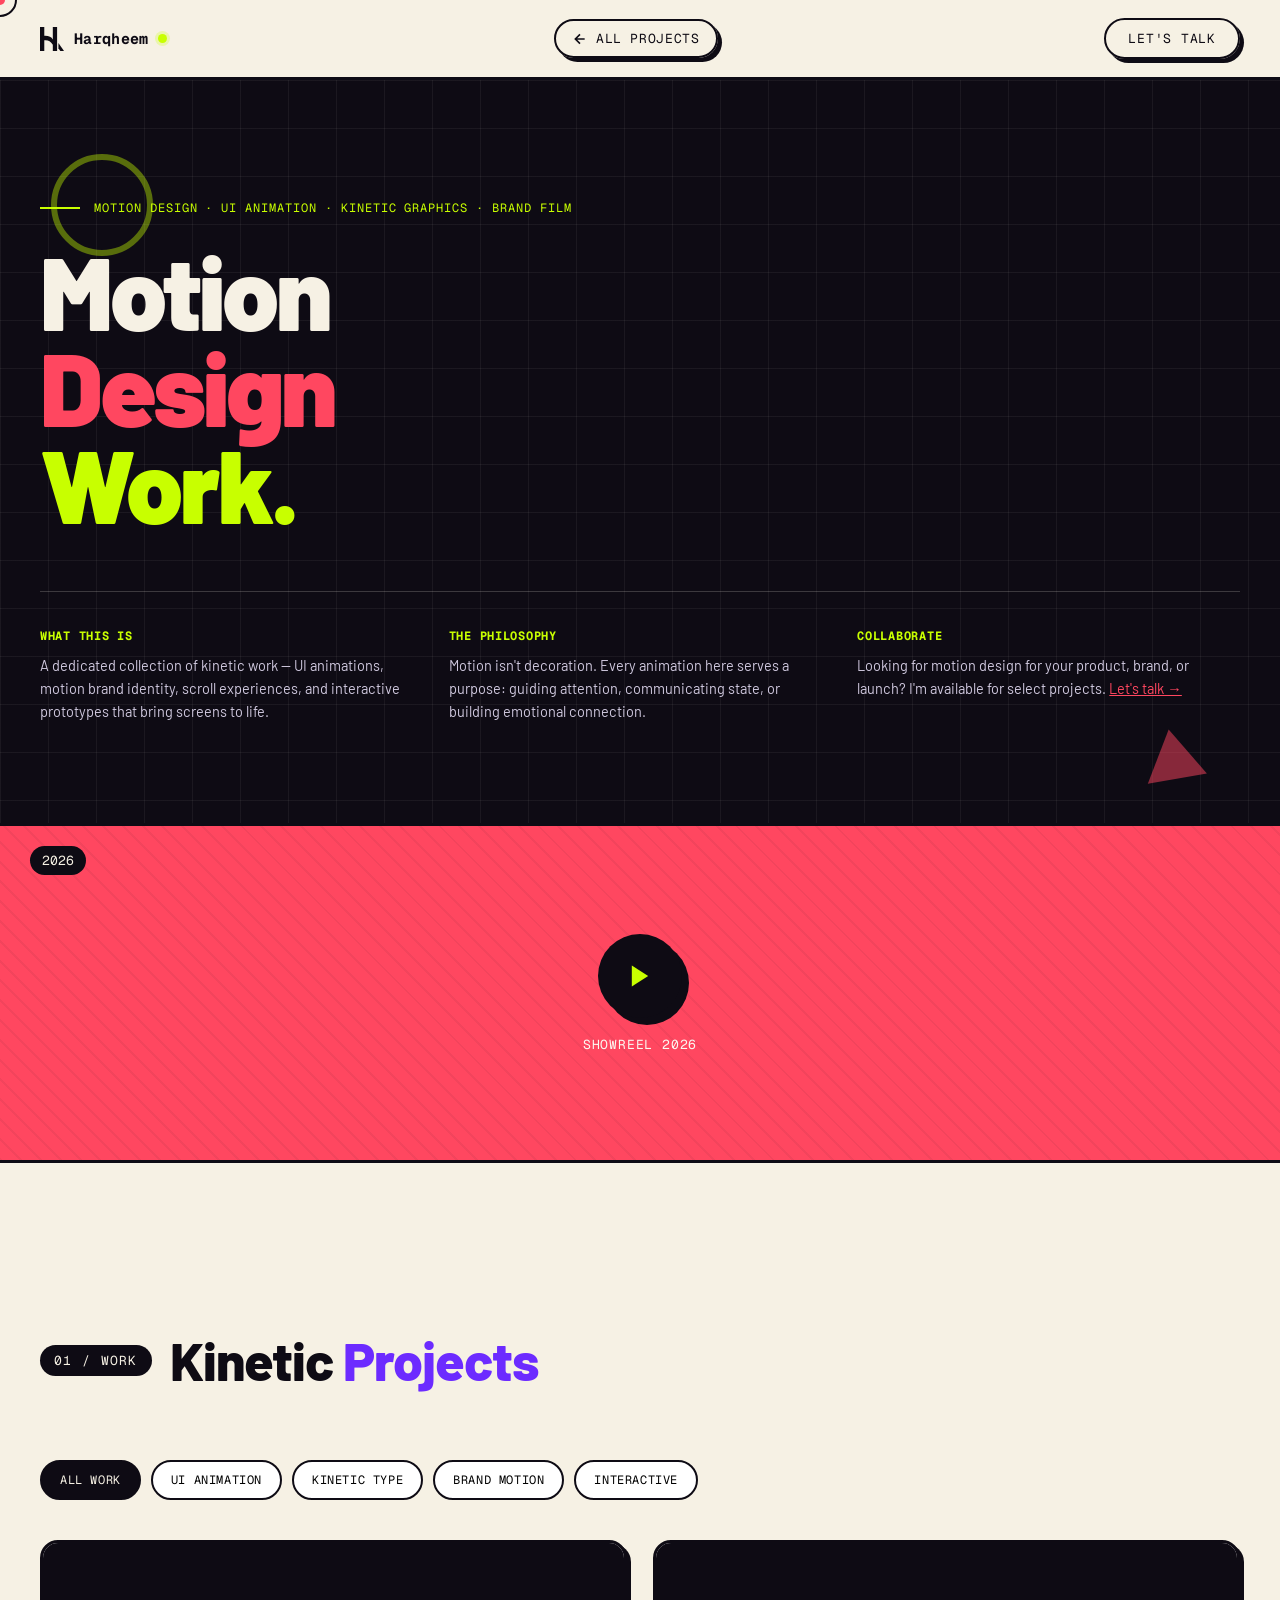
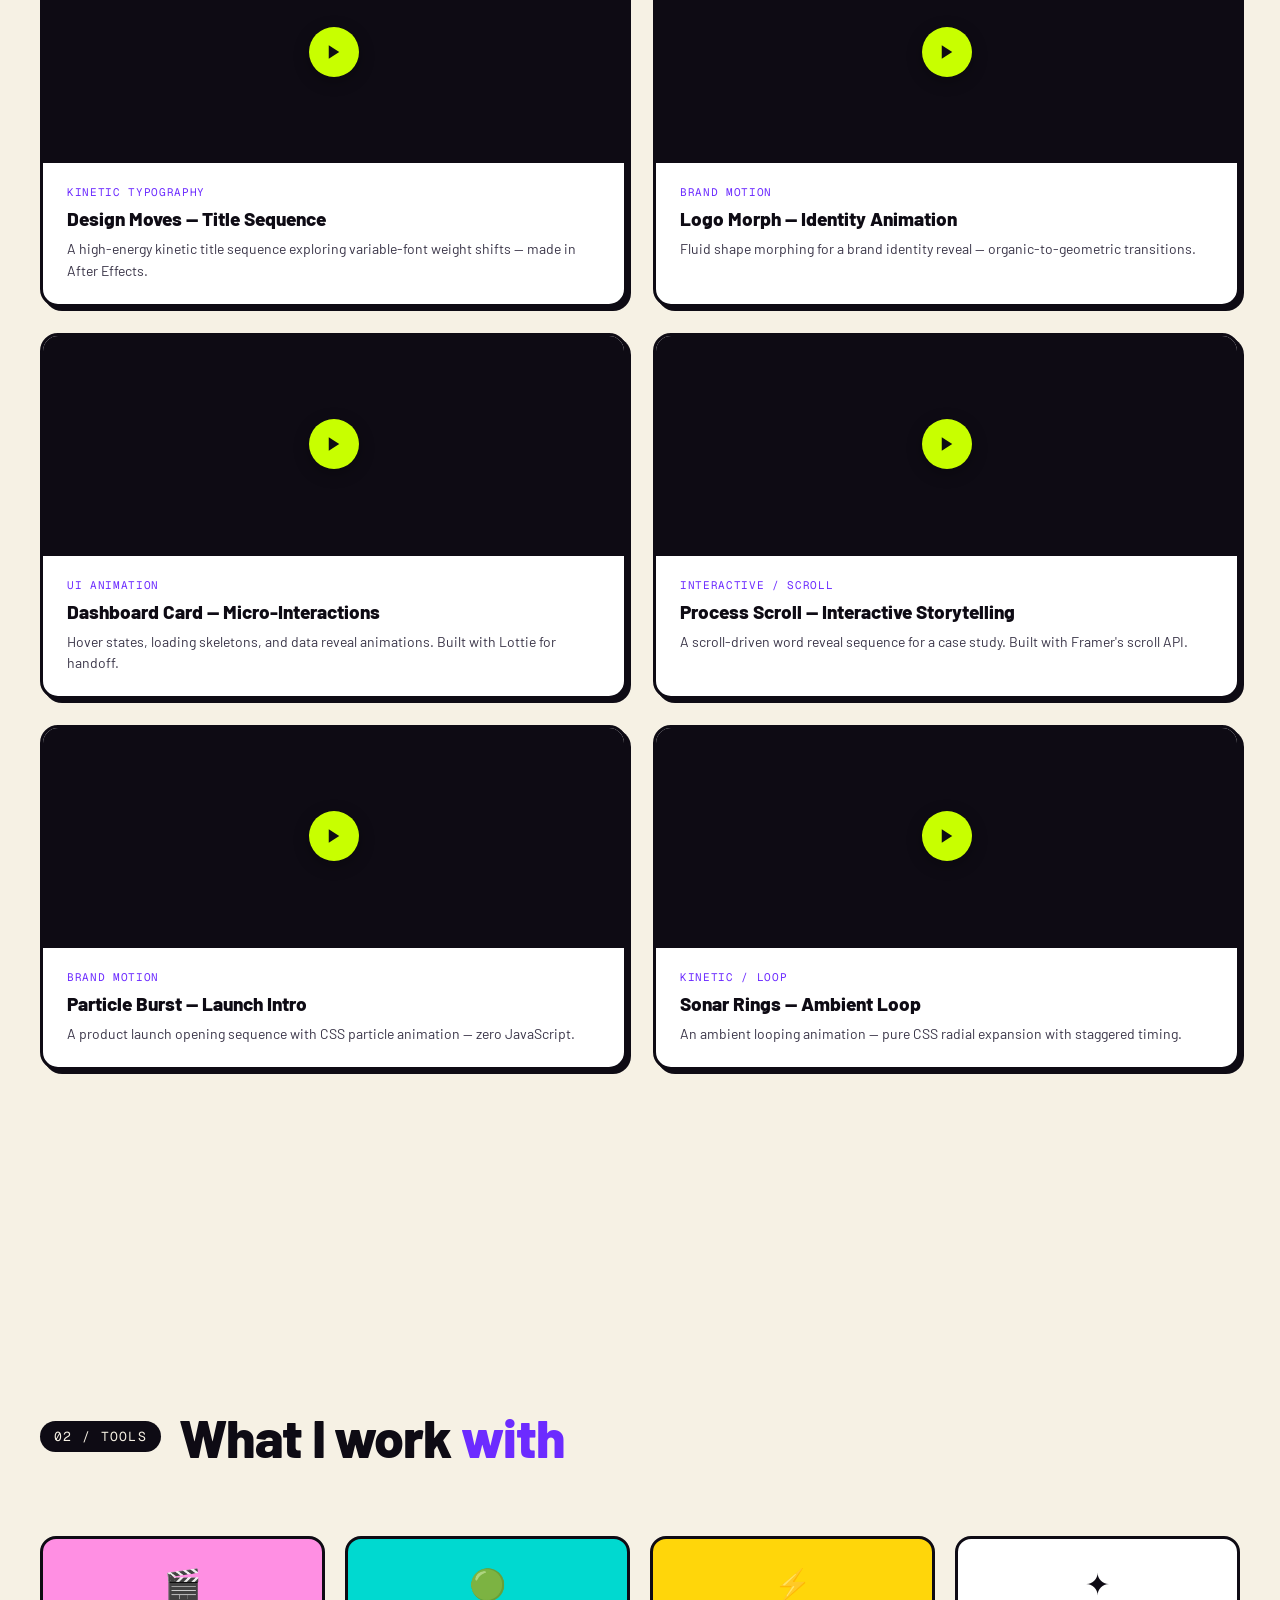
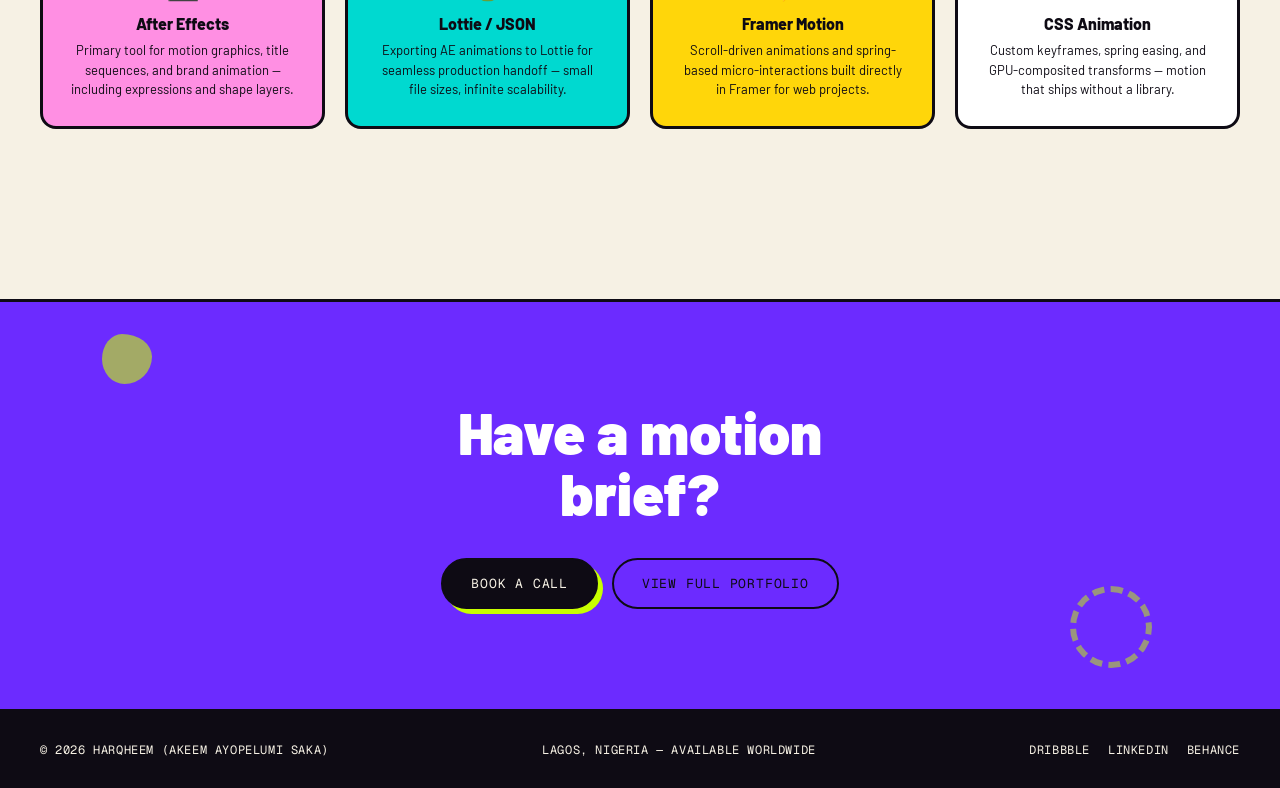
<file: motion.html>
<!DOCTYPE html>
<html lang="en" data-theme="light">
<head>
<meta charset="UTF-8"/>
<link rel="icon" href="FavIcon.png" type="image/png"/>
<meta name="viewport" content="width=device-width, initial-scale=1.0"/>
<title>Motion Design — Harqheem</title>
<meta name="description" content="Motion design work by Harqheem — UI animations, brand films, kinetic typography, and interactive prototypes that move with purpose."/>
<meta name="author" content="Harqheem"/>
<link rel="preconnect" href="https://fonts.googleapis.com"/>
<link rel="preconnect" href="https://fonts.gstatic.com" crossorigin/>
<link href="https://fonts.googleapis.com/css2?family=Barlow:wght@300;400;500;600;700;800;900&family=Geist+Mono:wght@400;500;600;700&display=swap" rel="stylesheet"/>
<link rel="stylesheet" href="style.css"/>
<script async src="https://www.googletagmanager.com/gtag/js?id=G-3NB2YHYVVS"></script>
<script>window.dataLayer=window.dataLayer||[];function gtag(){dataLayer.push(arguments);}gtag('js',new Date());gtag('config','G-3NB2YHYVVS');</script>
</head>
<body>

<div id="progress-bar"></div>
<div id="page-wipe"></div>
<div class="cursor" id="cursor"></div>
<div class="cursor-ring" id="cursor-ring"></div>

<div class="mobile-menu" id="mobileMenu">
  <a href="index.html#work">← All Work</a>
  <a href="index.html#about">About</a>
  <a href="index.html#contact" class="mobile-cta">Let's Talk</a>
</div>

<nav class="nav-project">
  <a class="nav-logo" data-transition href="index.html">
    <svg class="nav-logo-svg" viewBox="0 0 104 104" fill="none"><path fill-rule="evenodd" clip-rule="evenodd" d="M7.62939e-05 0H18.5643V38.2684C38.2534 37.5705 49.1771 42.982 55.5395 53.9566V0H74.1037V104H55.5395V77.3244C45.618 61.0203 34.5712 55.6088 20.2823 57.1594V57.3238C19.71 57.2672 19.1372 57.2127 18.5643 57.1594V104H7.62939e-05V0Z" fill="currentColor"/><path fill-rule="evenodd" clip-rule="evenodd" d="M104 103.999H87.9861L79.9173 91.9579V69.8228L104 103.999Z" fill="currentColor"/></svg>
    Harqheem <span class="nav-logo-dot"></span>
  </a>
  <a class="nav-back" data-transition href="index.html#work">
    <svg viewBox="0 0 24 24"><path d="M19 12H5M12 5l-7 7 7 7"/></svg>
    <span>All Projects</span>
  </a>
  <div class="nav-right">
    <a class="btn-secondary" href="index.html#contact" style="padding:10px 22px;">Let's Talk</a>
    <button class="nav-hamburger" id="hamburger" onclick="toggleMobileMenu()"><span></span><span></span><span></span></button>
  </div>
</nav>

<!-- HERO -->
<section class="motion-hero">
  <div class="motion-hero-grid"></div>
  <div class="motion-eyebrow">
    <div class="motion-eyebrow-line"></div>
    <div class="motion-eyebrow-text">Motion Design · UI Animation · Kinetic Graphics · Brand Film</div>
  </div>
  <h1 class="motion-hero-title">
    Motion<br/>
    <em>Design</em><br/>
    <span class="green">Work.</span>
  </h1>
  <div class="motion-hero-meta">
    <div class="motion-hero-meta-item">
      <h3>What this is</h3>
      <p>A dedicated collection of kinetic work — UI animations, motion brand identity, scroll experiences, and interactive prototypes that bring screens to life.</p>
    </div>
    <div class="motion-hero-meta-item">
      <h3>The philosophy</h3>
      <p>Motion isn't decoration. Every animation here serves a purpose: guiding attention, communicating state, or building emotional connection.</p>
    </div>
    <div class="motion-hero-meta-item">
      <h3>Collaborate</h3>
      <p>Looking for motion design for your product, brand, or launch? I'm available for select projects. <a href="index.html#contact">Let's talk →</a></p>
    </div>
  </div>
</section>

<!-- SHOWREEL -->
<div class="reel-wrap">
  <div class="reel-lines"></div>
  <div class="reel-year">2026</div>
  <video class="reel-video" src="Comp 1.mp4" autoplay muted loop playsinline></video>
  <div class="reel-center reel-center-overlay">
    <div class="reel-play"><svg viewBox="0 0 24 24"><path d="M5 3l14 9-14 9V3z"/></svg></div>
    <div class="reel-label">Showreel 2026</div>
  </div>
</div>

<!-- WORK -->
<section class="section">
  <div class="section-header">
    <div class="section-index">01 / Work</div>
    <div class="section-title">Kinetic <em>Projects</em></div>
  </div>

  <div class="filter-bar">
    <button class="filter-btn active" data-filter="all">All Work</button>
    <button class="filter-btn" data-filter="ui">UI Animation</button>
    <button class="filter-btn" data-filter="kinetic">Kinetic Type</button>
    <button class="filter-btn" data-filter="brand">Brand Motion</button>
    <button class="filter-btn" data-filter="interactive">Interactive</button>
  </div>

  <div class="motion-grid">

    <div class="motion-item fade-in" data-cat="kinetic">
      <div class="motion-preview">
        <video class="motion-preview-video" src="Comp 1.mp4" muted loop playsinline></video>
        <div class="motion-play-btn"><svg viewBox="0 0 24 24"><path d="M5 3l14 9-14 9V3z"/></svg></div>
      </div>
      <div class="motion-info">
        <div class="motion-category">Kinetic Typography</div>
        <div class="motion-title">Design Moves — Title Sequence</div>
        <p class="motion-desc">A high-energy kinetic title sequence exploring variable-font weight shifts — made in After Effects.</p>
      </div>
    </div>

    <div class="motion-item fade-in d1" data-cat="brand">
      <div class="motion-preview">
        <video class="motion-preview-video" src="Comp 1.mp4" muted loop playsinline></video>
        <div class="motion-play-btn"><svg viewBox="0 0 24 24"><path d="M5 3l14 9-14 9V3z"/></svg></div>
      </div>
      <div class="motion-info">
        <div class="motion-category">Brand Motion</div>
        <div class="motion-title">Logo Morph — Identity Animation</div>
        <p class="motion-desc">Fluid shape morphing for a brand identity reveal — organic-to-geometric transitions.</p>
      </div>
    </div>

    <div class="motion-item fade-in d2" data-cat="ui">
      <div class="motion-preview">
        <video class="motion-preview-video" src="Comp 1.mp4" muted loop playsinline></video>
        <div class="motion-play-btn"><svg viewBox="0 0 24 24"><path d="M5 3l14 9-14 9V3z"/></svg></div>
      </div>
      <div class="motion-info">
        <div class="motion-category">UI Animation</div>
        <div class="motion-title">Dashboard Card — Micro-Interactions</div>
        <p class="motion-desc">Hover states, loading skeletons, and data reveal animations. Built with Lottie for handoff.</p>
      </div>
    </div>

    <div class="motion-item fade-in" data-cat="interactive">
      <div class="motion-preview">
        <video class="motion-preview-video" src="Comp 1.mp4" muted loop playsinline></video>
        <div class="motion-play-btn"><svg viewBox="0 0 24 24"><path d="M5 3l14 9-14 9V3z"/></svg></div>
      </div>
      <div class="motion-info">
        <div class="motion-category">Interactive / Scroll</div>
        <div class="motion-title">Process Scroll — Interactive Storytelling</div>
        <p class="motion-desc">A scroll-driven word reveal sequence for a case study. Built with Framer's scroll API.</p>
      </div>
    </div>

    <div class="motion-item fade-in d1" data-cat="brand">
      <div class="motion-preview">
        <video class="motion-preview-video" src="Comp 1.mp4" muted loop playsinline></video>
        <div class="motion-play-btn"><svg viewBox="0 0 24 24"><path d="M5 3l14 9-14 9V3z"/></svg></div>
      </div>
      <div class="motion-info">
        <div class="motion-category">Brand Motion</div>
        <div class="motion-title">Particle Burst — Launch Intro</div>
        <p class="motion-desc">A product launch opening sequence with CSS particle animation — zero JavaScript.</p>
      </div>
    </div>

    <div class="motion-item fade-in d2" data-cat="kinetic">
      <div class="motion-preview">
        <video class="motion-preview-video" src="Comp 1.mp4" muted loop playsinline></video>
        <div class="motion-play-btn"><svg viewBox="0 0 24 24"><path d="M5 3l14 9-14 9V3z"/></svg></div>
      </div>
      <div class="motion-info">
        <div class="motion-category">Kinetic / Loop</div>
        <div class="motion-title">Sonar Rings — Ambient Loop</div>
        <p class="motion-desc">An ambient looping animation — pure CSS radial expansion with staggered timing.</p>
      </div>
    </div>

  </div>
</section>

<!-- TOOLS -->
<section class="section">
  <div class="section-header">
    <div class="section-index">02 / Tools</div>
    <div class="section-title">What I work <em>with</em></div>
  </div>
  <div class="tools-grid">
    <div class="tool-card fade-in">
      <div class="tool-icon">🎬</div>
      <div class="tool-name">After Effects</div>
      <p class="tool-desc">Primary tool for motion graphics, title sequences, and brand animation — including expressions and shape layers.</p>
    </div>
    <div class="tool-card fade-in d1">
      <div class="tool-icon">🟢</div>
      <div class="tool-name">Lottie / JSON</div>
      <p class="tool-desc">Exporting AE animations to Lottie for seamless production handoff — small file sizes, infinite scalability.</p>
    </div>
    <div class="tool-card fade-in d2">
      <div class="tool-icon">⚡</div>
      <div class="tool-name">Framer Motion</div>
      <p class="tool-desc">Scroll-driven animations and spring-based micro-interactions built directly in Framer for web projects.</p>
    </div>
    <div class="tool-card fade-in d3">
      <div class="tool-icon">✦</div>
      <div class="tool-name">CSS Animation</div>
      <p class="tool-desc">Custom keyframes, spring easing, and GPU-composited transforms — motion that ships without a library.</p>
    </div>
  </div>
</section>

<!-- CTA -->
<section class="motion-cta-strip fade-in">
  <h2>Have a motion<br/>brief?</h2>
  <div class="motion-cta-btns">
    <a class="btn-dark" href="https://calendly.com/temitopesakaakeem1/30min" target="_blank" rel="noopener noreferrer">Book a Call</a>
    <a class="btn-outline-dark" href="index.html">View Full Portfolio</a>
  </div>
</section>

<footer>
  <div class="footer-cell">© 2026 Harqheem (Akeem Ayopelumi Saka)</div>
  <div class="footer-cell">Lagos, Nigeria — Available Worldwide</div>
  <div class="footer-cell footer-socials">
    <a href="https://dribbble.com/Harqheem" target="_blank" rel="noopener noreferrer">Dribbble</a>
    <a href="https://www.linkedin.com/in/harqheem/" target="_blank" rel="noopener noreferrer">LinkedIn</a>
    <a href="https://www.behance.net/Harqheem" target="_blank" rel="noopener noreferrer">Behance</a>
  </div>
</footer>

<script>
// Progress bar
const bar = document.getElementById('progress-bar');
let w = 0;
const grow = setInterval(() => { w = Math.min(w + Math.random()*18, 88); bar.style.width = w+'%'; }, 120);
window.addEventListener('load', () => { clearInterval(grow); bar.classList.add('done'); });

// Cursor
const cursor=document.getElementById('cursor'), ring=document.getElementById('cursor-ring');
let mx=0,my=0,rx=0,ry=0;
document.addEventListener('mousemove',e=>{mx=e.clientX;my=e.clientY;cursor.style.left=mx+'px';cursor.style.top=my+'px';});
(function a(){rx+=(mx-rx)*.12;ry+=(my-ry)*.12;ring.style.left=rx+'px';ring.style.top=ry+'px';requestAnimationFrame(a);})();
document.querySelectorAll('a,button').forEach(el=>{
  el.addEventListener('mouseenter',()=>{cursor.classList.add('hover');ring.classList.add('hover');});
  el.addEventListener('mouseleave',()=>{cursor.classList.remove('hover');ring.classList.remove('hover');});
});

// Mobile menu
function toggleMobileMenu(){
  const m=document.getElementById('mobileMenu'), b=document.getElementById('hamburger');
  m.classList.toggle('open'); b.classList.toggle('open');
  document.body.style.overflow = m.classList.contains('open') ? 'hidden' : '';
}
document.querySelectorAll('.mobile-menu a').forEach(a=>a.addEventListener('click',()=>{
  document.getElementById('mobileMenu').classList.remove('open');
  document.getElementById('hamburger').classList.remove('open');
  document.body.style.overflow='';
}));

// Motion preview videos — play on hover, pause on leave
document.querySelectorAll('.motion-item').forEach(item => {
  const video = item.querySelector('.motion-preview-video');
  if (!video) return;
  item.addEventListener('mouseenter', () => video.play());
  item.addEventListener('mouseleave', () => { video.pause(); video.currentTime = 0; });
});

// Filter buttons
document.querySelectorAll('.filter-btn').forEach(btn=>{
  btn.addEventListener('click',()=>{
    document.querySelectorAll('.filter-btn').forEach(b=>b.classList.remove('active'));
    btn.classList.add('active');
    const f = btn.dataset.filter;
    document.querySelectorAll('.motion-item').forEach(item=>{
      item.style.display = (f==='all' || item.dataset.cat===f) ? '' : 'none';
    });
  });
});

// Reveal
const obs=new IntersectionObserver(e=>e.forEach(x=>{if(x.isIntersecting)x.target.classList.add('visible');}),{threshold:.1});
document.querySelectorAll('.fade-in').forEach(el=>obs.observe(el));

// Page transition wipe (entry only, this page has no outbound transitions tagged)
const wipe = document.getElementById('page-wipe');
window.addEventListener('pageshow', () => {
  wipe.style.transition = 'none';
  wipe.style.transformOrigin = 'right';
  wipe.style.transform = 'scaleX(1) skewX(-9deg)';
  requestAnimationFrame(()=>{
    requestAnimationFrame(()=>{
      wipe.style.transition = 'transform .55s cubic-bezier(0.16,1,0.3,1)';
      wipe.style.transform = 'scaleX(0) skewX(-9deg)';
    });
  });
});
document.querySelectorAll('a[href="index.html"], .btn-outline-dark').forEach(link=>{
  link.addEventListener('click', e=>{
    const href = link.getAttribute('href');
    if(!href || href.startsWith('#') || href.includes('index.html#')) return;
    e.preventDefault();
    wipe.style.transition='transform .45s cubic-bezier(0.76,0,0.24,1)';
    wipe.style.transform='scaleX(1) skewX(-9deg)';
    setTimeout(()=>{ window.location.href = href; }, 420);
  });
});
</script>
</body>
</html>
</file>
<file: style.css>
/* ============================================================
   HARQHEEM — PORTFOLIO DESIGN SYSTEM
   Maximalist / experimental. Color-blocked sections, neo-brutalist
   sticker cards, hard offset shadows, rotated badges, big type.
   ============================================================ */

:root{
  /* canvas */
  --paper:#F6F1E4;
  --ink:#0E0B14;
  --ink-soft:#3a3548;

  /* accents — the maximalist palette */
  --violet:#6C2BFF;
  --coral:#FF4760;
  --lime:#C8FF00;
  --cyan:#00D9D0;
  --orange:#FF7A1A;
  --yellow:#FFD60A;
  --pink:#FF8FE3;

  --white:#FFFFFF;
  --black:#0E0B14;
  --green:#C8FF00; /* legacy alias used in existing markup */
  --red:#FF4760;   /* legacy alias used in existing markup */

  --line:#0E0B14;
  --shadow-off: 7px 7px 0 var(--ink);
  --shadow-off-sm: 4px 4px 0 var(--ink);

  /* fixed (theme-independent) contrast pair for text sitting on accent-colored
     chips/cards — these backgrounds stay equally bright/saturated in both
     themes, so their text must NOT flip with --ink/--paper or WCAG contrast breaks */
  --ink-fixed:#0E0B14;
  --paper-fixed:#FBF8F1;
  --ink-soft-fixed:#3a3548;
  --surface:#FFFFFF;

  --grotesk: 'Barlow', sans-serif;
  --mono: 'Geist Mono', monospace;
  --display: 'Barlow', sans-serif; /* same grotesk, no italics — emphasis now comes from weight + color */

  --radius: 18px;
}

[data-theme="dark"]{
  --paper:#0E0B14;
  --ink:#F6F1E4;
  --ink-soft:#cbc4d9; /* lightened from #cfc8de for AA contrast on dark paper */
  --line:#F6F1E4;
  --shadow-off: 7px 7px 0 var(--ink);
  --shadow-off-sm: 4px 4px 0 var(--ink);
  --surface:#1B1726; /* neutral card surface flips dark, fixed tokens above do not */
  --violet:#9B6BFF; /* brightened for dark-mode heading contrast (was 3.2:1, now 6.8:1 on dark paper) */
}

*{box-sizing:border-box;margin:0;padding:0;}
html{scroll-behavior:smooth;}
body{
  background:var(--paper);
  color:var(--ink);
  font-family:var(--grotesk);
  font-weight:400;
  overflow-x:hidden;
  position:relative;
  -webkit-font-smoothing:antialiased;
}
body::before{
  content:"";
  position:fixed; inset:0; z-index:0; pointer-events:none;
  background-image:radial-gradient(circle, rgba(14,11,20,0.06) 1px, transparent 1px);
  background-size:22px 22px;
  opacity:.5;
}
a{color:inherit;text-decoration:none;}
img{max-width:100%;display:block;}
em{font-family:var(--grotesk);font-style:normal;font-weight:800;}
::selection{background:var(--lime);color:var(--ink);}

@media (prefers-reduced-motion: reduce){
  *{animation-duration:0.001ms !important; animation-iteration-count:1 !important; transition-duration:0.001ms !important; scroll-behavior:auto !important;}
}

/* ---------- progress / cursor / wipe ---------- */
#progress-bar{position:fixed;top:0;left:0;height:4px;width:0;background:linear-gradient(90deg,var(--violet),var(--coral),var(--lime));z-index:9999;transition:width .15s;}
#progress-bar.done{opacity:0;transition:opacity .4s .2s;}
#page-wipe{
  position:fixed; top:-10%; left:-20%; right:-20%; bottom:-10%;
  background:linear-gradient(100deg,
    var(--violet) 0% 20%, var(--coral) 20% 40%, var(--lime) 40% 60%,
    var(--cyan) 60% 80%, var(--yellow) 80% 100%);
  transform:scaleX(0) skewX(-9deg);
  transform-origin:left center;
  z-index:9998; pointer-events:none;
}
.cursor{position:fixed;width:10px;height:10px;background:var(--coral);border-radius:50%;top:0;left:0;transform:translate(-50%,-50%);z-index:9997;pointer-events:none;transition:background .2s;}
.cursor-ring{position:fixed;width:34px;height:34px;border:2px solid var(--ink);border-radius:50%;top:0;left:0;transform:translate(-50%,-50%);z-index:9996;pointer-events:none;transition:width .2s,height .2s,border-color .2s;}
.cursor.hover{background:var(--lime);}
.cursor-ring.hover{width:54px;height:54px;border-color:var(--lime);}
@media (max-width:900px){.cursor,.cursor-ring{display:none;}}

/* ---------- nav ---------- */
nav, .nav-project{
  position:sticky; top:0; z-index:500;
  display:flex; align-items:center; justify-content:space-between;
  padding:18px 40px;
  background:var(--paper);
  border-bottom:3px solid var(--line);
}
.nav-logo{display:flex;align-items:center;gap:10px;font-family:var(--mono);font-weight:700;font-size:15px;letter-spacing:.02em;}
.nav-logo-svg, .nav-logo-img{height:24px;width:auto;color:var(--ink);}
.logo-light{display:none;}
[data-theme="dark"] .logo-dark{display:none;}
[data-theme="dark"] .logo-light{display:block;}
.nav-logo-dot{width:9px;height:9px;border-radius:50%;background:var(--lime);box-shadow:0 0 0 3px rgba(200,255,0,.25);}
.nav-links{display:flex;gap:30px;font-family:var(--mono);font-size:13px;text-transform:uppercase;letter-spacing:.06em;}
.nav-links a{position:relative;padding:4px 0;}
.nav-links a::after{content:"";position:absolute;left:0;bottom:-2px;width:0;height:3px;background:var(--coral);transition:width .25s;}
.nav-links a:hover::after,.nav-links a.active::after{width:100%;}
.nav-status{display:flex;align-items:center;gap:8px;font-family:var(--mono);font-size:12px;text-transform:uppercase;letter-spacing:.06em;background:var(--ink);color:var(--paper);padding:8px 14px;border-radius:999px;}
.nav-status-dot{width:7px;height:7px;border-radius:50%;background:var(--lime);animation:pulse 1.8s infinite;}
@keyframes pulse{0%,100%{opacity:1}50%{opacity:.3}}
.nav-hamburger{display:none;flex-direction:column;gap:5px;background:none;border:2px solid var(--line);border-radius:8px;padding:9px 11px;cursor:pointer;}
.nav-hamburger span{width:18px;height:2px;background:var(--ink);display:block;transition:.3s;}
.nav-hamburger.open span:nth-child(1){transform:translateY(7px) rotate(45deg);}
.nav-hamburger.open span:nth-child(2){opacity:0;}
.nav-hamburger.open span:nth-child(3){transform:translateY(-7px) rotate(-45deg);}
.nav-right{display:flex;align-items:center;gap:14px;}
.nav-back{display:flex;align-items:center;gap:8px;font-family:var(--mono);font-size:13px;text-transform:uppercase;letter-spacing:.05em;border:2.5px solid var(--line);padding:9px 16px;border-radius:999px;box-shadow:var(--shadow-off-sm);transition:transform .15s, box-shadow .15s;}
.nav-back:hover{transform:translate(2px,2px);box-shadow:2px 2px 0 var(--ink);}
.nav-back svg{width:16px;height:16px;stroke:var(--ink);fill:none;stroke-width:2.4;}
.theme-toggle{width:38px;height:38px;border-radius:50%;border:2.5px solid var(--line);background:var(--paper);display:flex;align-items:center;justify-content:center;cursor:pointer;}
.theme-toggle svg{width:17px;height:17px;stroke:var(--ink);fill:none;stroke-width:2;}
.icon-moon{display:none;}
[data-theme="dark"] .icon-sun{display:none;}
[data-theme="dark"] .icon-moon{display:block;}

.mobile-menu{position:fixed;inset:0;background:var(--ink);color:var(--paper);z-index:600;display:flex;flex-direction:column;align-items:flex-start;justify-content:center;gap:22px;padding:40px;transform:translateX(100%);transition:transform .4s cubic-bezier(.76,0,.24,1);}
.mobile-menu.open{transform:translateX(0);}
.mobile-menu a{font-family:var(--grotesk);font-style:normal;font-size:30px;font-weight:800;letter-spacing:-.01em;}
.mobile-cta{font-family:var(--mono) !important;font-style:normal !important;font-size:14px !important;text-transform:uppercase;background:var(--lime);color:var(--ink-fixed) !important;padding:12px 22px;border-radius:999px;margin-top:10px;}

/* ---------- ticker ---------- */
.ticker{background:var(--ink);color:var(--paper);border-bottom:3px solid var(--line);overflow:hidden;padding:11px 0;}
.ticker-inner{display:flex;gap:34px;width:max-content;animation:ticker 28s linear infinite;font-family:var(--mono);font-size:13px;text-transform:uppercase;letter-spacing:.08em;will-change:transform;}
@keyframes ticker{from{transform:translateX(0)}to{transform:translateX(-50%)}}
.ticker-item .dot{color:var(--lime);margin-right:8px;}
html.fonts-loading .ticker-inner,
html.fonts-loading .about-marquee,
html.fonts-loading .shots-set{animation-play-state:paused;}

/* ---------- buttons ---------- */
.btn-primary,.btn-secondary,.btn-dark,.btn-outline-dark{
  display:inline-flex;align-items:center;gap:8px;
  font-family:var(--mono);font-size:13px;text-transform:uppercase;letter-spacing:.06em;
  padding:15px 28px;border-radius:999px;border:2.5px solid var(--line);
  transition:transform .15s, box-shadow .15s, background .2s;
  cursor:pointer;
}
.btn-primary{background:var(--coral);color:var(--ink-fixed);box-shadow:var(--shadow-off-sm);}
.btn-primary:hover{transform:translate(3px,3px);box-shadow:1px 1px 0 var(--ink);background:var(--lime);color:var(--ink-fixed);}
.btn-secondary{background:transparent;color:var(--ink);box-shadow:var(--shadow-off-sm);}
.btn-secondary:hover{transform:translate(3px,3px);box-shadow:1px 1px 0 var(--ink);background:var(--violet);color:var(--paper-fixed);}
.btn-dark{background:var(--ink);color:var(--paper);box-shadow:5px 5px 0 var(--lime);}
.btn-dark:hover{transform:translate(3px,3px);box-shadow:2px 2px 0 var(--lime);}
.btn-outline-dark{background:transparent;color:var(--ink);}
.btn-outline-dark:hover{background:var(--ink);color:var(--paper);}

/* ---------- section scaffolding ---------- */
.section{padding:170px 40px;max-width:1360px;margin:0 auto;position:relative;z-index:1;overflow:visible;}
.section-header{display:flex;align-items:center;gap:18px;margin-bottom:72px;flex-wrap:wrap;}
.section-index{font-family:var(--mono);font-size:13px;text-transform:uppercase;letter-spacing:.1em;background:var(--ink);color:var(--paper);padding:7px 14px;border-radius:999px;}
.section-title{font-family:var(--grotesk);font-weight:800;font-size:clamp(32px,4.2vw,56px);letter-spacing:-.02em;line-height:1.02;}
.section-title em{color:var(--violet);}

/* ---------- hero (home) ---------- */
.hero{
  min-height:88vh;display:flex;flex-wrap:wrap;align-items:center;gap:60px;
  padding:80px 40px;max-width:1360px;margin:0 auto;position:relative;z-index:1;
}
.hero-left{flex:1.4;min-width:320px;}
.hero-label{font-family:var(--mono);font-size:13px;text-transform:uppercase;letter-spacing:.08em;background:var(--lime);color:var(--ink-fixed);display:inline-block;padding:8px 16px;border-radius:999px;border:2px solid var(--line);margin-bottom:28px;}
.hero-title{font-family:var(--grotesk);font-weight:900;font-size:clamp(48px,8vw,108px);line-height:.94;letter-spacing:-.03em;}
.hero-title em{font-family:var(--grotesk);font-style:normal;font-weight:900;color:var(--coral);}
.hero-title .red{color:var(--coral);-webkit-text-stroke:0;}
.hero-bottom{margin-top:40px;display:flex;flex-wrap:wrap;gap:36px;align-items:flex-end;}
.hero-desc{max-width:400px;font-size:18px;line-height:1.65;color:var(--ink-soft);}
.hero-cta{display:flex;gap:14px;flex-wrap:wrap;}
.hero-right{flex:1;min-width:260px;display:grid;gap:18px;}
.stat-cell{border:3px solid var(--line);border-radius:var(--radius);padding:26px 28px;background:var(--surface);box-shadow:var(--shadow-off);}
.stat-cell:nth-child(1){background:var(--violet);color:var(--paper-fixed);}
.stat-cell:nth-child(2){background:var(--coral);color:var(--ink-fixed);}
.stat-cell:nth-child(3){background:var(--lime);color:var(--ink-fixed);}
.stat-num{font-family:var(--grotesk);font-weight:900;font-size:42px;line-height:1;}
.stat-label{font-family:var(--mono);font-size:12px;text-transform:uppercase;letter-spacing:.06em;margin-top:8px;}

/* ---------- projects grid ---------- */
.projects-grid{display:grid;grid-template-columns:repeat(2,1fr);gap:44px;}
.project-card{
  display:block;border:3px solid var(--line);border-radius:var(--radius);overflow:hidden;
  background:var(--surface);box-shadow:var(--shadow-off);
  transition:transform .25s, box-shadow .25s;
  position:relative;
}
/* Top-border sweep: uses a tall inset box-shadow clipped to just the top 5px
   via clip-path. Sweeps left-to-right on hover using scaleX on ::before,
   which sits on top of overflow:hidden by using a negative inset position. */
.project-card::before{
  content:'';
  position:absolute;top:0;left:0;right:0;height:5px;z-index:10;
  background:var(--card-accent,var(--violet));
  transform:scaleX(0);transform-origin:left;
  transition:transform .42s cubic-bezier(.65,0,.35,1);
}
.project-card:hover::before{transform:scaleX(1);}
.project-card:hover{transform:translate(4px,4px);box-shadow:3px 3px 0 var(--ink);}
/* Per-card accent colors */
.project-card:nth-child(1){--card-accent:var(--lime);}
.project-card:nth-child(2){--card-accent:var(--coral);}
.project-card:nth-child(3){--card-accent:var(--violet);}
.project-card:nth-child(4){--card-accent:#FFB443;}
.project-card:nth-child(5){--card-accent:var(--lime);}
.project-img{width:100%;height:260px;object-fit:cover;border-bottom:3px solid var(--line);}
.project-body{padding:26px 28px 30px;}
.project-num{font-family:var(--mono);font-size:12px;color:var(--violet);letter-spacing:.08em;margin-bottom:10px;}
.project-card .project-title{font-family:var(--grotesk);font-weight:800;font-size:26px;letter-spacing:-.01em;}
.project-year{font-family:var(--mono);font-size:12px;color:var(--ink-soft);margin:6px 0 14px;text-transform:uppercase;}
.project-desc{font-size:15px;line-height:1.55;color:var(--ink-soft);margin-bottom:18px;}
.project-tags{display:flex;gap:8px;flex-wrap:wrap;}
.project-tag{font-family:var(--mono);font-size:11px;text-transform:uppercase;letter-spacing:.05em;border:2px solid var(--line);padding:5px 11px;border-radius:999px;}
.motion-card{background:var(--ink-fixed);color:var(--paper-fixed);}
.motion-card .project-tag{background:transparent;border-color:var(--lime);color:var(--lime);}
.motion-card .project-year, .motion-card .project-desc{color:#cbc4d9;}
.motion-card-visual{height:260px;display:flex;align-items:center;justify-content:center;background:repeating-linear-gradient(135deg,#1a1626,#1a1626 12px,#211a33 12px,#211a33 24px);border-bottom:3px solid var(--line);}
@media (max-width:860px){.projects-grid{grid-template-columns:1fr;}}

/* ---------- about ---------- */
.about-grid{display:grid;grid-template-columns:1.2fr 1fr;gap:64px;align-items:start;}
.about-left,.about-right{min-width:0;}
.about-quote{font-family:var(--grotesk);font-style:normal;font-weight:600;font-size:clamp(24px,2.6vw,32px);line-height:1.3;margin-bottom:28px;color:var(--violet);max-width:480px;}
.about-text{font-size:17px;line-height:1.8;margin-bottom:20px;max-width:540px;}
.about-extra{font-size:17px;line-height:1.65;color:var(--ink-soft);max-width:540px;}
.about-marquee-wrap{overflow:hidden;border-top:2.5px solid var(--line);border-bottom:2.5px solid var(--line);padding:20px 0;}
.about-marquee{display:flex;gap:10px;width:max-content;animation:ticker 22s linear infinite;will-change:transform;}
.about-marquee-item{font-family:var(--mono);font-size:13px;text-transform:uppercase;letter-spacing:.05em;display:flex;align-items:center;gap:14px;}
.about-marquee-item .bullet{color:var(--coral);}
.about-img-block{position:relative;border:3px solid var(--line);border-radius:var(--radius);overflow:hidden;box-shadow:var(--shadow-off);}
.about-img-block img{width:100%;aspect-ratio:4/5;object-fit:cover;}
.about-img-caption{position:absolute;bottom:14px;left:14px;background:var(--lime);color:var(--ink-fixed);font-family:var(--mono);font-size:11px;text-transform:uppercase;padding:7px 12px;border-radius:999px;border:2px solid var(--line);}
.about-stats-row{display:grid;grid-template-columns:repeat(3,1fr);gap:14px;margin-top:26px;}
.about-stat{text-align:center;border:2.5px solid var(--line);border-radius:14px;padding:22px 12px;background:var(--surface);}
.about-stat-num{font-family:var(--grotesk);font-weight:900;font-size:26px;}
.about-stat-label{font-family:var(--mono);font-size:10px;text-transform:uppercase;letter-spacing:.05em;color:var(--ink-soft);margin-top:4px;}
@media (max-width:860px){.about-grid{grid-template-columns:1fr;}}

/* ---------- skills ---------- */
.skills-grid{display:grid;grid-template-columns:repeat(3,1fr);gap:30px;}
.skill-cell{border:3px solid var(--line);border-radius:var(--radius);padding:28px;background:var(--surface);box-shadow:var(--shadow-off-sm);transition:transform .2s,box-shadow .2s;}
.skill-cell:hover{transform:translate(3px,3px);box-shadow:1px 1px 0 var(--ink);}
.skill-cell:nth-child(4n+1){background:var(--pink);color:var(--ink-fixed);}
.skill-cell:nth-child(4n+2){background:var(--cyan);color:var(--ink-fixed);}
.skill-num{font-family:var(--mono);font-size:12px;letter-spacing:.08em;}
.skill-name{font-family:var(--grotesk);font-weight:800;font-size:21px;margin:10px 0 10px;}
.skill-desc{font-size:14.5px;line-height:1.55;margin-bottom:16px;color:var(--ink-soft);}
.skill-cell:nth-child(4n+1) .skill-desc, .skill-cell:nth-child(4n+2) .skill-desc{color:var(--ink-soft-fixed);}
.skill-tools{display:flex;gap:7px;flex-wrap:wrap;}
.skill-tool{font-family:var(--mono);font-size:11px;background:var(--ink);color:var(--paper);padding:5px 10px;border-radius:999px;}
@media (max-width:860px){.skills-grid{grid-template-columns:1fr 1fr;}}
@media (max-width:560px){.skills-grid{grid-template-columns:1fr;}}

/* ---------- process ---------- */
.process-grid{display:grid;grid-template-columns:repeat(4,1fr);gap:34px;}
.process-step{border-left:4px solid var(--violet);padding-left:20px;}
.step-num{font-family:var(--mono);font-size:13px;color:var(--coral);margin-bottom:10px;}
.step-name{font-family:var(--grotesk);font-weight:800;font-size:20px;margin-bottom:8px;}
.step-desc{font-size:14.5px;line-height:1.55;color:var(--ink-soft);}
@media (max-width:860px){.process-grid{grid-template-columns:1fr 1fr;}}
@media (max-width:560px){.process-grid{grid-template-columns:1fr;}}

/* ---------- testimonials ---------- */
.testimonials-grid{display:grid;grid-template-columns:repeat(3,1fr);gap:30px;}
.testimonial{border:3px solid var(--line);border-radius:var(--radius);padding:30px;background:var(--yellow);box-shadow:var(--shadow-off-sm);position:relative;color:var(--ink-fixed);}
.testimonial:nth-child(2){background:var(--cyan);}
.testimonial:nth-child(3){background:var(--coral);}
.quote-mark{font-family:var(--grotesk);font-style:normal;font-weight:900;font-size:54px;line-height:.5;color:var(--ink-fixed);opacity:.3;display:block;margin-bottom:10px;}
.quote-text{font-size:15.5px;line-height:1.55;margin-bottom:22px;}
.quote-author{display:flex;align-items:center;gap:12px;}
.quote-avatar{width:42px;height:42px;border-radius:50%;overflow:hidden;border:2px solid var(--line);flex-shrink:0;}
.quote-avatar img{width:100%;height:100%;object-fit:cover;}
.quote-author-name{font-family:var(--grotesk);font-weight:700;font-size:14px;}
.quote-author-role{font-family:var(--mono);font-size:11px;color:var(--ink-soft-fixed);}
@media (max-width:860px){.testimonials-grid{grid-template-columns:1fr;}}

/* ---------- shots marquee ---------- */
.shots-section{padding-left:0;padding-right:0;max-width:none;}
.shots-section .section-header{max-width:1360px;margin-left:auto;margin-right:auto;padding-left:40px;padding-right:40px;}
.shots-belt{display:flex;overflow:hidden;}
.shots-set{display:flex;gap:24px;width:max-content;animation:ticker 38s linear infinite;will-change:transform;}
.shot-card{width:380px;height:270px;border:3px solid var(--line);border-radius:14px;overflow:hidden;box-shadow:var(--shadow-off-sm);flex-shrink:0;}
.shot-card img{width:100%;height:100%;object-fit:cover;}

/* ---------- contact ---------- */
.contact-grid{display:grid;grid-template-columns:1.3fr 1fr;gap:50px;background:var(--violet);color:var(--paper-fixed);border:3px solid var(--line);border-radius:28px;padding:64px;box-shadow:var(--shadow-off);}
.contact-headline{font-family:var(--grotesk);font-weight:900;font-size:clamp(32px,4.4vw,58px);letter-spacing:-.02em;line-height:1.02;}
.contact-headline em{font-family:var(--grotesk);font-style:normal;font-weight:900;color:var(--lime);}
.contact-sub{margin-top:18px;font-size:16.5px;line-height:1.6;max-width:420px;opacity:.9;}
.contact-btns{display:flex;gap:14px;flex-wrap:wrap;}
.contact-grid .btn-primary{background:var(--lime);}
.contact-grid .btn-secondary{border-color:var(--paper-fixed);color:var(--paper-fixed);}
.contact-grid .btn-secondary:hover{background:var(--coral);color:var(--ink-fixed);}
.social-label{font-family:var(--mono);font-size:12px;text-transform:uppercase;letter-spacing:.08em;opacity:.7;margin-bottom:18px;}
.social-link{
  position:relative;
  display:flex;align-items:center;justify-content:space-between;
  font-family:var(--grotesk);font-weight:700;font-size:24px;
  padding:16px 4px;
  border-bottom:2px solid rgba(255,255,255,.25);
  overflow:hidden;
  isolation:isolate;
  transition:color .4s cubic-bezier(.65,0,.35,1), padding-left .4s cubic-bezier(.65,0,.35,1), border-color .4s ease, letter-spacing .4s ease;
}
.social-link::before{
  content:'';
  position:absolute;
  left:0;top:0;bottom:0;
  width:0;
  background:var(--social-accent,var(--lime));
  z-index:-1;
  transition:width .45s cubic-bezier(.65,0,.35,1);
}
.social-link::after{
  content:attr(data-text);
  position:absolute;
  left:4px;top:50%;
  transform:translateY(-150%);
  color:var(--ink-fixed);
  font-weight:700;
  opacity:0;
  transition:transform .4s cubic-bezier(.34,1.56,.64,1), opacity .3s ease;
  pointer-events:none;
}
.social-link:hover{color:var(--ink-fixed);padding-left:20px;border-color:transparent;letter-spacing:.01em;}
.social-link:hover::before{width:100%;}
.social-link:hover::after{transform:translateY(-50%);opacity:1;}
.social-link:hover .social-link-text{transform:translateY(150%);opacity:0;}
.social-link-text{display:inline-block;transition:transform .4s cubic-bezier(.34,1.56,.64,1), opacity .3s ease;}
.social-link:nth-of-type(1){--social-accent:var(--lime);}
.social-link:nth-of-type(2){--social-accent:var(--coral);}
.social-link:nth-of-type(3){--social-accent:var(--paper-fixed);}
.social-link:nth-of-type(4){--social-accent:var(--lime);}
.social-arrow{display:inline-block;transition:transform .45s cubic-bezier(.34,1.56,.64,1);}
.social-link:hover .social-arrow{transform:translate(6px,-6px) rotate(-45deg) scale(1.25);}
@media (prefers-reduced-motion: reduce){
  .social-link, .social-link::before, .social-link::after, .social-link-text, .social-arrow{transition:none;}
}
@media (max-width:860px){.contact-grid{grid-template-columns:1fr;padding:40px 26px;}}

/* ---------- footer ---------- */
footer, .footer-dark{
  display:flex;flex-wrap:wrap;justify-content:space-between;gap:14px;
  padding:30px 40px;background:var(--ink);color:var(--paper);
  font-family:var(--mono);font-size:12px;text-transform:uppercase;letter-spacing:.05em;
}
.footer-dark{justify-content:space-between;align-items:center;}
.footer-logo{display:flex;align-items:center;gap:8px;font-family:var(--mono);font-weight:700;}
.footer-socials{display:flex;gap:18px;}
.footer-socials a:hover{color:var(--lime);}

/* ============================================================
   CASE STUDY / PROJECT PAGES
   ============================================================ */
.project-hero{height:64vh;min-height:420px;background-size:cover;background-position:center;border-bottom:3px solid var(--line);position:relative;}
.project-hero::after{content:"";position:absolute;inset:0;background:linear-gradient(180deg,rgba(14,11,20,.1),rgba(14,11,20,.75));}
.hero-content{position:relative;margin-top:-140px;z-index:2;padding:0 40px;}
.hero-content-inner{max-width:1000px;margin:0 auto;background:var(--paper);border:3px solid var(--line);border-radius:24px;padding:44px 48px;box-shadow:var(--shadow-off);}
.project-tag{font-family:var(--mono);font-size:12px;text-transform:uppercase;letter-spacing:.08em;background:var(--lime);color:var(--ink-fixed);display:inline-block;padding:7px 14px;border-radius:999px;border:2px solid var(--line);margin-bottom:18px;}
.project-title{font-family:var(--grotesk);font-weight:900;font-size:clamp(36px,5.5vw,64px);letter-spacing:-.02em;line-height:1.0;}
.project-title em{font-family:var(--grotesk);font-style:normal;font-weight:900;color:var(--coral);}
.hero-meta-row{display:flex;flex-wrap:wrap;gap:30px;margin-top:30px;border-top:2px solid var(--line);padding-top:24px;}
.meta-label{font-family:var(--mono);font-size:11px;text-transform:uppercase;color:var(--ink-soft);letter-spacing:.06em;margin-bottom:6px;}
.meta-value{font-family:var(--grotesk);font-weight:700;font-size:15px;}

.container{max-width:920px;margin:0 auto;padding:120px 40px;}
.content-section{margin-bottom:110px;}
.section-eyebrow{font-family:var(--mono);font-size:12px;text-transform:uppercase;letter-spacing:.1em;color:var(--violet);margin-bottom:14px;font-weight:700;}
.content-section .section-title{font-size:clamp(28px,3.6vw,42px);}
.body-text{font-size:17px;line-height:1.85;color:var(--ink-soft);margin-bottom:24px;max-width:680px;}
.two-col{display:grid;grid-template-columns:1fr 1fr;gap:36px;margin:24px 0;}
@media (max-width:760px){.two-col{grid-template-columns:1fr;}}

.tags-row{display:flex;gap:9px;flex-wrap:wrap;margin-top:24px;}
.tag{font-family:var(--mono);font-size:11px;text-transform:uppercase;border:2px solid var(--line);padding:6px 12px;border-radius:999px;letter-spacing:.05em;}

.metrics-row{display:grid;grid-template-columns:repeat(3,1fr);gap:20px;}
.metric-box{border:3px solid var(--line);border-radius:18px;padding:30px 20px;text-align:center;background:var(--surface);box-shadow:var(--shadow-off-sm);}
.metric-box.highlight{background:var(--coral);color:var(--ink-fixed);}
.metric-num{font-family:var(--grotesk);font-weight:900;font-size:44px;}
.metric-label{font-family:var(--mono);font-size:11px;text-transform:uppercase;letter-spacing:.05em;margin-top:8px;}
@media (max-width:700px){.metrics-row{grid-template-columns:1fr;}}

.callout{border:3px solid var(--line);border-radius:18px;padding:30px 34px;background:var(--yellow);margin-top:28px;box-shadow:var(--shadow-off-sm);color:var(--ink-fixed);}
.callout-label{font-family:var(--mono);font-size:11px;text-transform:uppercase;letter-spacing:.06em;margin-bottom:10px;font-weight:700;}
.callout-text{font-family:var(--grotesk);font-style:normal;font-weight:600;font-size:20px;line-height:1.5;}

.process-list{display:flex;flex-direction:column;gap:26px;margin-top:30px;}
.p-step{display:flex;gap:22px;align-items:flex-start;}
.p-num{font-family:var(--grotesk);font-weight:900;font-size:30px;color:var(--violet);flex-shrink:0;width:56px;}
.p-title{font-family:var(--grotesk);font-weight:800;font-size:18px;margin-bottom:6px;}
.p-desc{font-size:15px;line-height:1.6;color:var(--ink-soft);}

.screens-grid{display:grid;gap:18px;}
.screen-frame{border:3px solid var(--line);border-radius:16px;overflow:hidden;box-shadow:var(--shadow-off-sm);}
.screen-frame img{width:100%;display:block;}

.trust-grid{display:grid;grid-template-columns:1fr 1fr;gap:18px;margin-top:30px;}
.trust-card{border:3px solid var(--line);border-radius:16px;padding:24px;background:var(--cyan);color:var(--ink-fixed);}
.trust-card:nth-child(2n){background:var(--pink);color:var(--ink-fixed);}
.trust-icon{font-size:26px;margin-bottom:10px;}
.trust-title{font-family:var(--grotesk);font-weight:800;font-size:17px;margin-bottom:6px;}
.trust-desc{font-size:14px;line-height:1.55;}
@media (max-width:700px){.trust-grid{grid-template-columns:1fr;}}

.direction-grid{display:grid;grid-template-columns:repeat(3,1fr);gap:18px;margin-top:30px;}
.dir-card{border:3px solid var(--line);border-radius:16px;padding:20px;background:var(--surface);position:relative;}
.dir-card.chosen{background:var(--lime);box-shadow:var(--shadow-off-sm);color:var(--ink-fixed);}
.chosen-badge{position:absolute;top:-12px;right:16px;background:var(--ink);color:var(--paper);font-family:var(--mono);font-size:10px;padding:5px 10px;border-radius:999px;}
.dir-swatch{height:80px;border-radius:10px;border:2px solid var(--line);margin:10px 0;}
.dir-name{font-family:var(--grotesk);font-weight:800;font-size:16px;margin-bottom:6px;}
.dir-desc{font-size:13px;line-height:1.5;color:var(--ink-soft);}
.dir-card.chosen .dir-desc{color:var(--ink-soft-fixed);}
.dir-label{font-family:var(--mono);font-size:11px;text-transform:uppercase;}
@media (max-width:760px){.direction-grid{grid-template-columns:1fr;}}

.next-project, .back-to-first{
  display:flex;align-items:center;justify-content:space-between;
  max-width:920px;margin:0 auto 60px;padding:34px 40px;
  border:3px solid var(--line);border-radius:20px;background:var(--ink-fixed);color:var(--paper-fixed);
  box-shadow:var(--shadow-off);transition:transform .2s,box-shadow .2s;
}
.next-project:hover, .back-to-first:hover{transform:translate(4px,4px);box-shadow:3px 3px 0 var(--lime);}
.next-label{font-family:var(--mono);font-size:11px;text-transform:uppercase;color:var(--lime);margin-bottom:6px;letter-spacing:.06em;}
.next-title{font-family:var(--grotesk);font-weight:800;font-size:26px;}
.next-arrow svg{width:26px;height:26px;stroke:var(--paper-fixed);fill:none;stroke-width:2;}

/* ============================================================
   MOTION PAGE
   ============================================================ */
.motion-hero{background:var(--ink);color:var(--paper);padding:120px 40px 100px;position:relative;overflow:hidden;}
.motion-hero-grid{position:absolute;inset:0;background-image:linear-gradient(rgba(246,241,228,.06) 1px,transparent 1px),linear-gradient(90deg,rgba(246,241,228,.06) 1px,transparent 1px);background-size:48px 48px;}
.motion-eyebrow{display:flex;align-items:center;gap:14px;position:relative;z-index:1;margin-bottom:26px;}
.motion-eyebrow-line{width:40px;height:2px;background:var(--lime);}
.motion-eyebrow-text{font-family:var(--mono);font-size:12px;text-transform:uppercase;letter-spacing:.08em;color:var(--lime);}
.motion-hero-title{position:relative;z-index:1;font-family:var(--grotesk);font-weight:900;font-size:clamp(48px,8vw,108px);line-height:.94;letter-spacing:-.03em;max-width:1320px;margin:0 auto;}
.motion-hero-title em{font-family:var(--grotesk);font-style:normal;font-weight:900;color:var(--coral);}
.motion-hero-title .green{color:var(--lime);}
.motion-hero-meta{position:relative;z-index:1;display:grid;grid-template-columns:repeat(3,1fr);gap:26px;max-width:1320px;margin:60px auto 0;border-top:1px solid rgba(246,241,228,.2);padding-top:36px;}
.motion-hero-meta-item h3{font-family:var(--mono);font-size:12px;text-transform:uppercase;color:var(--lime);margin-bottom:10px;letter-spacing:.06em;}
.motion-hero-meta-item p{font-size:14.5px;line-height:1.6;color:#cfc8de;}
.motion-hero-meta-item a{color:var(--coral);text-decoration:underline;}
@media (max-width:860px){.motion-hero-meta{grid-template-columns:1fr;}}

.reel-wrap{position:relative;height:340px;background:var(--coral);color:var(--ink-fixed);border-top:3px solid var(--line);border-bottom:3px solid var(--line);display:flex;align-items:center;justify-content:center;overflow:hidden;}
.reel-lines{position:absolute;inset:0;background:repeating-linear-gradient(45deg,rgba(14,11,20,.05) 0 2px,transparent 2px 14px);}
.reel-year{position:absolute;top:20px;left:30px;font-family:var(--mono);font-size:13px;background:var(--ink);color:var(--paper);padding:6px 12px;border-radius:999px;z-index:2;}
.reel-video{position:absolute;inset:0;width:100%;height:100%;object-fit:cover;z-index:0;}
.reel-center{position:relative;display:flex;flex-direction:column;align-items:center;gap:18px;z-index:2;}
.reel-center-overlay{z-index:2;}
.reel-center-overlay .reel-label{color:var(--paper-fixed);}
.reel-play{width:84px;height:84px;border-radius:50%;background:var(--ink);display:flex;align-items:center;justify-content:center;box-shadow:var(--shadow-off);cursor:pointer;}
.reel-play svg{width:28px;height:28px;fill:var(--lime);}
.reel-label{font-family:var(--mono);font-size:13px;text-transform:uppercase;letter-spacing:.06em;color:var(--ink-fixed);}

.filter-bar{display:flex;gap:10px;flex-wrap:wrap;margin-bottom:40px;}
.filter-btn{font-family:var(--mono);font-size:12px;text-transform:uppercase;letter-spacing:.05em;padding:10px 18px;border:2.5px solid var(--line);border-radius:999px;background:var(--white);cursor:pointer;}
.filter-btn.active{background:var(--ink);color:var(--paper);}

.motion-grid{display:grid;grid-template-columns:repeat(2,1fr);gap:26px;}
.motion-item{border:3px solid var(--line);border-radius:18px;overflow:hidden;background:var(--white);box-shadow:var(--shadow-off-sm);}
.motion-preview{position:relative;height:220px;background:var(--ink);overflow:hidden;display:flex;align-items:center;justify-content:center;border-bottom:3px solid var(--line);}
.motion-preview-video{position:absolute;inset:0;width:100%;height:100%;object-fit:cover;opacity:.85;transition:opacity .3s;}
.motion-preview:hover .motion-preview-video{opacity:1;}
.motion-play-btn{position:absolute;z-index:2;width:50px;height:50px;border-radius:50%;background:var(--lime);display:flex;align-items:center;justify-content:center;transition:transform .2s,box-shadow .2s;box-shadow:0 4px 16px rgba(0,0,0,.3);}
.motion-play-btn:hover{transform:scale(1.1);}
.motion-play-btn svg{width:18px;height:18px;fill:var(--ink);}
.motion-info{padding:22px 24px;}
.motion-category{font-family:var(--mono);font-size:11px;color:var(--violet);text-transform:uppercase;letter-spacing:.06em;margin-bottom:8px;}
.motion-title{font-family:var(--grotesk);font-weight:800;font-size:19px;margin-bottom:8px;}
.motion-desc{font-size:14px;line-height:1.55;color:var(--ink-soft);}
@media (max-width:760px){.motion-grid{grid-template-columns:1fr;}}

.prev-kinetic-text{font-family:var(--grotesk);font-weight:900;font-size:30px;color:var(--paper);}
.prev-morph .morph-shape{width:80px;height:80px;background:var(--lime);border-radius:30% 70% 60% 40%/50% 40% 60% 50%;animation:morph 5s ease-in-out infinite;}
@keyframes morph{0%,100%{border-radius:30% 70% 60% 40%/50% 40% 60% 50%}50%{border-radius:60% 40% 30% 70%/40% 60% 50% 50%}}
.ui-card{width:160px;background:var(--paper);border-radius:10px;padding:16px;display:flex;flex-direction:column;gap:8px;}
.ui-bar{height:8px;border-radius:4px;background:var(--violet);width:100%;}
.ui-bar.w80{width:80%;background:var(--coral);}
.ui-bar.w60{width:60%;background:var(--lime);}
.ui-bar.w40{width:40%;background:var(--cyan);}
.scroll-words{display:flex;flex-direction:column;gap:6px;animation:scrollwords 4s linear infinite;}
.scroll-word{font-family:var(--grotesk);font-weight:700;font-size:22px;color:rgba(246,241,228,.3);}
.scroll-word.active{color:var(--lime);}
@keyframes scrollwords{0%{transform:translateY(0)}100%{transform:translateY(-50%)}}
.prev-particles{position:relative;}
.particle{position:absolute;bottom:0;background:var(--lime);border-radius:50%;animation:floatup linear infinite;}
@keyframes floatup{0%{transform:translate(0,0);opacity:0}10%{opacity:1}100%{transform:translate(var(--dx),-180px);opacity:0}}
.loop-ring{position:absolute;border:2px solid var(--lime);border-radius:50%;animation:ringpulse 3.2s ease-out infinite;}
@keyframes ringpulse{0%{transform:scale(.3);opacity:1}100%{transform:scale(2.6);opacity:0}}

.tools-grid{display:grid;grid-template-columns:repeat(4,1fr);gap:20px;}
.tool-card{border:3px solid var(--line);border-radius:16px;padding:26px;background:var(--surface);text-align:center;}
.tool-card:nth-child(4n+1){background:var(--pink);color:var(--ink-fixed);}
.tool-card:nth-child(4n+2){background:var(--cyan);color:var(--ink-fixed);}
.tool-card:nth-child(4n+3){background:var(--yellow);color:var(--ink-fixed);}
.tool-icon{font-size:30px;margin-bottom:12px;}
.tool-name{font-family:var(--grotesk);font-weight:800;font-size:16px;margin-bottom:8px;}
.tool-desc{font-size:13px;line-height:1.5;}
@media (max-width:860px){.tools-grid{grid-template-columns:1fr 1fr;}}
@media (max-width:520px){.tools-grid{grid-template-columns:1fr;}}

.motion-cta-strip{background:var(--violet);color:var(--white);text-align:center;padding:100px 40px;border-top:3px solid var(--line);border-bottom:3px solid var(--line);}
.motion-cta-strip h2{font-family:var(--grotesk);font-weight:900;font-size:clamp(34px,5vw,58px);line-height:1.05;margin-bottom:34px;}
.motion-cta-btns{display:flex;gap:14px;justify-content:center;flex-wrap:wrap;}

/* ============================================================
   CONSMMEFS DASHBOARD (utility classes used in case study)
   ============================================================ */
.dash-shell{border:3px solid var(--line);border-radius:18px;overflow:hidden;box-shadow:var(--shadow-off-sm);background:var(--surface);}
.dash-topbar{background:var(--ink);color:var(--paper);padding:14px 20px;font-family:var(--mono);font-size:12px;}
.dash-body{display:flex;}
.dash-sidebar{width:160px;background:var(--paper);border-right:2px solid var(--line);padding:18px 0;}
.dash-nav-item{padding:10px 18px;font-family:var(--mono);font-size:12px;}
.dash-main{flex:1;padding:24px;}
.dash-tabs{display:flex;gap:8px;margin-bottom:16px;}
.dash-tab{font-family:var(--mono);font-size:11px;padding:6px 12px;border:2px solid var(--line);border-radius:999px;}
.dash-table{width:100%;border-collapse:collapse;font-size:13px;}
.table-row{border-bottom:1px solid var(--line);}
.table-cell{padding:8px 10px;}
.kpi-row, .fd-kpi-row{display:grid;grid-template-columns:repeat(3,1fr);gap:14px;margin-bottom:20px;}
.kpi, .fd-kpi{border:2.5px solid var(--line);border-radius:14px;padding:18px;background:var(--cyan);color:var(--ink-fixed);}
.kpi-val, .fd-kpi-val{font-family:var(--grotesk);font-weight:900;font-size:26px;}
.kpi-lbl, .fd-kpi-lbl{font-family:var(--mono);font-size:10px;text-transform:uppercase;}
.chart-area{display:flex;align-items:flex-end;gap:8px;height:120px;}
.chart-bar{flex:1;background:var(--violet);border-radius:4px 4px 0 0;}
.comparison{display:grid;grid-template-columns:1fr 1fr;gap:16px;}
.comp-panel{border:2.5px solid var(--line);border-radius:14px;padding:18px;}
.comp-item{display:flex;align-items:center;gap:10px;margin-bottom:8px;}
.comp-dot{width:9px;height:9px;border-radius:50%;background:var(--coral);}
.full-dash{border:3px solid var(--line);border-radius:18px;overflow:hidden;box-shadow:var(--shadow-off);}
.fd-header{background:var(--ink);color:var(--paper);padding:16px 22px;display:flex;justify-content:space-between;align-items:center;}
.fd-nav{display:flex;gap:6px;}
.fd-nav-item{font-family:var(--mono);font-size:11px;padding:7px 12px;border-radius:999px;}
.fd-nav-item.active{background:var(--lime);color:var(--ink);}
.fd-content{padding:24px;background:var(--surface);}
.fd-title{font-family:var(--grotesk);font-weight:800;font-size:20px;margin-bottom:16px;}
.fd-chart{display:flex;align-items:flex-end;gap:10px;height:140px;margin:16px 0;}
.fd-bar{flex:1;background:var(--coral);border-radius:6px 6px 0 0;}
.fd-table-header{display:flex;font-family:var(--mono);font-size:10px;text-transform:uppercase;border-bottom:2px solid var(--line);padding-bottom:8px;}
.fd-row{display:flex;padding:10px 0;border-bottom:1px solid #ddd;font-size:13px;}
.fd-th, .fd-cell{flex:1;}
.fd-btn{font-family:var(--mono);font-size:11px;background:var(--lime);color:var(--ink-fixed);padding:7px 14px;border-radius:999px;border:2px solid var(--line);}
.fd-actions{display:flex;gap:8px;}
.fd-nav-dot{width:8px;height:8px;border-radius:50%;background:var(--lime);}
.fd-nav-line{height:1px;background:rgba(255,255,255,.2);}
.screen-showcase{border:3px solid var(--line);border-radius:16px;overflow:hidden;}
.screen-label{font-family:var(--mono);font-size:11px;text-transform:uppercase;padding:10px 16px;background:var(--ink);color:var(--paper);}
.accent-cell{background:var(--lime) !important;color:var(--ink-fixed) !important;}

/* ---------- reveal-on-scroll ---------- */
.fade-in, .reveal{opacity:0;transform:translateY(28px);transition:opacity .6s ease, transform .6s ease;}
.fade-in.visible, .reveal.visible{opacity:1;transform:translateY(0);}
.d1{transition-delay:.08s;}
.d2{transition-delay:.16s;}
.d3{transition-delay:.24s;}
.d4{transition-delay:.32s;}

/* ---------- responsive nav collapse ---------- */
@media (max-width:980px){
  .nav-links, .nav-status{display:none;}
  .nav-hamburger{display:flex;}
  nav, .nav-project{padding:16px 20px;}
  .section, .container{padding-left:22px;padding-right:22px;}
  .hero{padding:60px 22px;}
  .contact-grid{padding:30px 20px;}
}

/* ============================================================
   DECORATIVE SHAPES — random floating marks for maximalist texture
   All shapes sit behind content (z-index:0) and ignore pointer events.
   ============================================================ */
.section, .hero, .motion-hero, .reel-wrap, .project-hero, .container, .motion-cta-strip{position:relative;}

.section::before, .section::after,
.hero::before, .hero::after,
.motion-hero::before, .motion-hero::after,
.motion-cta-strip::before, .motion-cta-strip::after{
  content:"";
  position:absolute;
  pointer-events:none;
  z-index:0;
  opacity:.9;
}

/* circle ring */
@keyframes float-a{0%,100%{transform:translate(0,0) rotate(0deg)}50%{transform:translate(14px,-18px) rotate(12deg)}}
@keyframes float-b{0%,100%{transform:translate(0,0) rotate(0deg)}50%{transform:translate(-16px,14px) rotate(-10deg)}}
@keyframes spin-slow{from{transform:rotate(0deg)}to{transform:rotate(360deg)}}

/* Hero: a hollow ring top-right, a chunky plus bottom-left */
.hero::before{
  top:6%; right:6%; width:120px;height:120px;
  border:6px solid var(--coral); border-radius:50%;
  animation:float-a 7s ease-in-out infinite;
}
.hero::after{
  bottom:8%; left:2%; width:42px;height:42px;
  background:
    linear-gradient(var(--violet),var(--violet)) center/100% 26%,
    linear-gradient(var(--violet),var(--violet)) center/26% 100%;
  background-repeat:no-repeat;
  animation:spin-slow 12s linear infinite;
}

/* Work section: scattered triangle + dotted cluster */
#work::before{
  top:-2%; left:1%; width:0;height:0;
  border-left:34px solid transparent; border-right:34px solid transparent; border-bottom:58px solid var(--lime);
  transform:rotate(-12deg);
  animation:float-b 8s ease-in-out infinite;
}
#work::after{
  bottom:4%; right:0%; width:90px;height:90px;
  background-image:radial-gradient(var(--violet) 4px, transparent 4.5px);
  background-size:18px 18px;
  opacity:.6;
}

/* About: squiggle line + small ring */
#about::before{
  top:0; right:8%; width:70px;height:70px;
  border:5px dashed var(--cyan); border-radius:50%;
  animation:spin-slow 18s linear infinite;
}
#about::after{
  bottom:-2%; left:-1%; width:0;height:0;
  border-left:26px solid transparent; border-right:26px solid transparent; border-bottom:44px solid var(--coral);
  transform:rotate(20deg);
}

/* Skills: blob + star-ish plus */
#skills::before{
  top:-4%; left:46%; width:64px;height:64px;
  background:var(--yellow); border-radius:38% 62% 56% 44%/44% 38% 62% 56%;
  animation:float-a 9s ease-in-out infinite;
}
#skills::after{
  bottom:2%; right:2%; width:36px;height:36px;
  background:
    linear-gradient(var(--coral),var(--coral)) center/100% 22%,
    linear-gradient(var(--coral),var(--coral)) center/22% 100%;
  background-repeat:no-repeat;
  animation:spin-slow 10s linear infinite reverse;
}

/* Process: hollow square rotated + dot trio */
#process::before{
  top:2%; right:14%; width:54px;height:54px;
  border:5px solid var(--violet); transform:rotate(18deg);
  animation:float-b 7.5s ease-in-out infinite;
}
#process::after{
  bottom:-6%; left:6%; width:80px;height:24px;
  background-image:radial-gradient(var(--lime) 5px, transparent 5.5px);
  background-size:24px 24px;
  opacity:.7;
}

/* Reviews: blob */
#reviews::before{
  top:-3%; left:3%; width:58px;height:58px;
  background:var(--pink); border-radius:60% 40% 30% 70%/50% 60% 40% 50%;
  animation:float-a 8.5s ease-in-out infinite;
}
#reviews::after{
  bottom:0; right:10%; width:46px;height:46px;
  border:5px solid var(--cyan); border-radius:50%;
}

/* Contact card: ring + plus, clipped within the rounded card */
.contact-grid{overflow:hidden;}
.contact-grid::before{
  content:""; position:absolute; pointer-events:none; z-index:0;
  top:-8%; right:6%; width:140px;height:140px;
  border:8px solid var(--lime); border-radius:50%; opacity:.5;
  animation:spin-slow 22s linear infinite;
}
.contact-grid::after{
  content:""; position:absolute; pointer-events:none; z-index:0;
  bottom:-10%; left:8%; width:64px;height:64px;
  background:
    linear-gradient(var(--coral),var(--coral)) center/100% 24%,
    linear-gradient(var(--coral),var(--coral)) center/24% 100%;
  background-repeat:no-repeat; opacity:.7;
  animation:float-b 6s ease-in-out infinite;
}
.contact-headline, .contact-sub, .contact-btns, .social-label, .social-link{position:relative;z-index:1;}

/* Motion hero: extra rings + triangle */
.motion-hero::before{
  top:10%; left:4%; width:90px;height:90px;
  border:6px solid var(--lime); border-radius:50%; opacity:.4;
  animation:float-a 9s ease-in-out infinite;
}
.motion-hero::after{
  bottom:6%; right:6%; width:0;height:0;
  border-left:30px solid transparent; border-right:30px solid transparent; border-bottom:50px solid var(--coral);
  opacity:.5; transform:rotate(-10deg);
  animation:float-b 7s ease-in-out infinite;
}

/* Motion CTA strip */
.motion-cta-strip::before{
  top:8%; left:8%; width:50px;height:50px;
  background:var(--lime); border-radius:40% 60% 55% 45%/50% 45% 55% 50%; opacity:.6;
}
.motion-cta-strip::after{
  bottom:10%; right:10%; width:70px;height:70px;
  border:6px dashed var(--lime); border-radius:50%; opacity:.5;
  animation:spin-slow 16s linear infinite;
}
.motion-cta-strip h2, .motion-cta-btns{position:relative;z-index:1;}

/* keep section content above the decorative layer */
.section-header, .projects-grid, .about-grid, .skills-grid, .process-grid,
.testimonials-grid, .hero-left, .hero-right{position:relative;z-index:1;}

@media (max-width:760px){
  .section::before, .section::after,
  .hero::before, .hero::after,
  .motion-hero::before, .motion-hero::after,
  .motion-cta-strip::before, .motion-cta-strip::after,
  .contact-grid::before, .contact-grid::after{
    transform:scale(.6);
  }
}
@media (prefers-reduced-motion: reduce){
  .section::before, .section::after, .hero::before, .hero::after,
  .motion-hero::before, .motion-hero::after, .motion-cta-strip::before, .motion-cta-strip::after,
  .contact-grid::before, .contact-grid::after{animation:none !important;}
}
</file>
